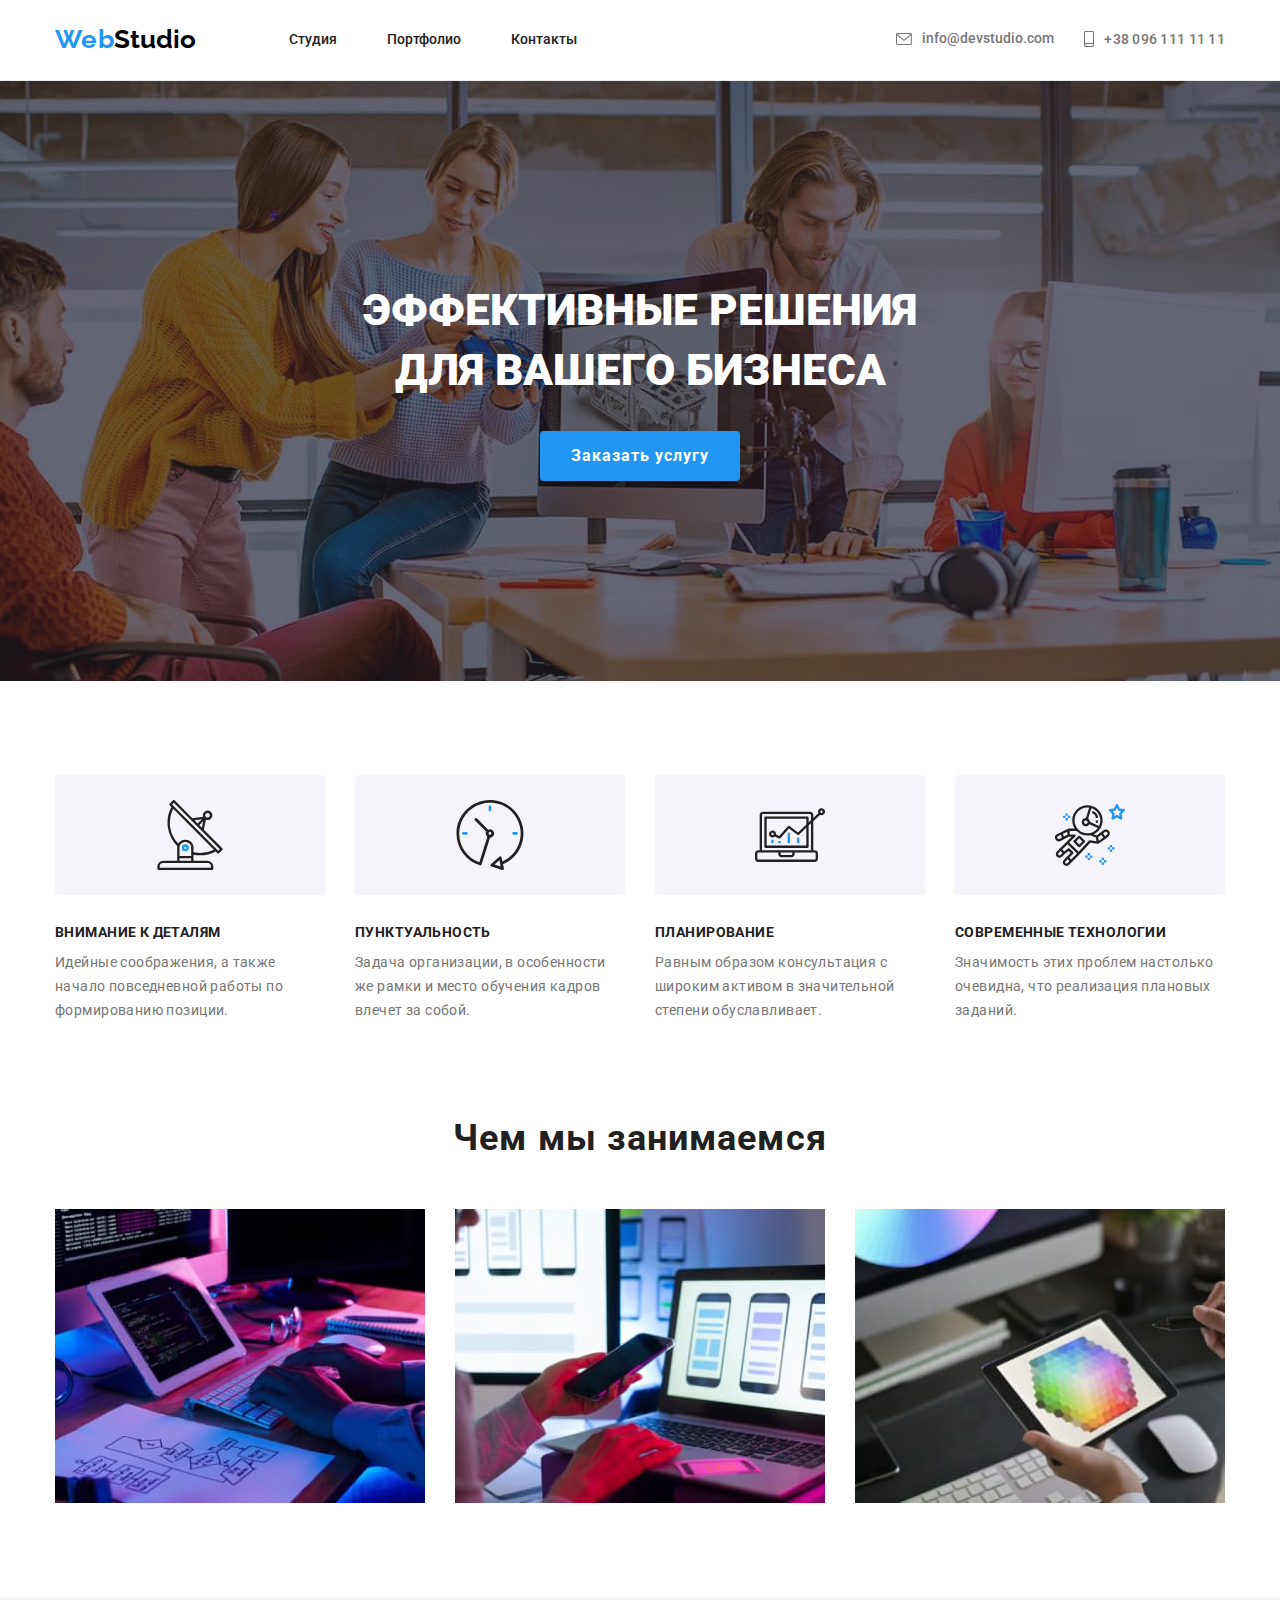
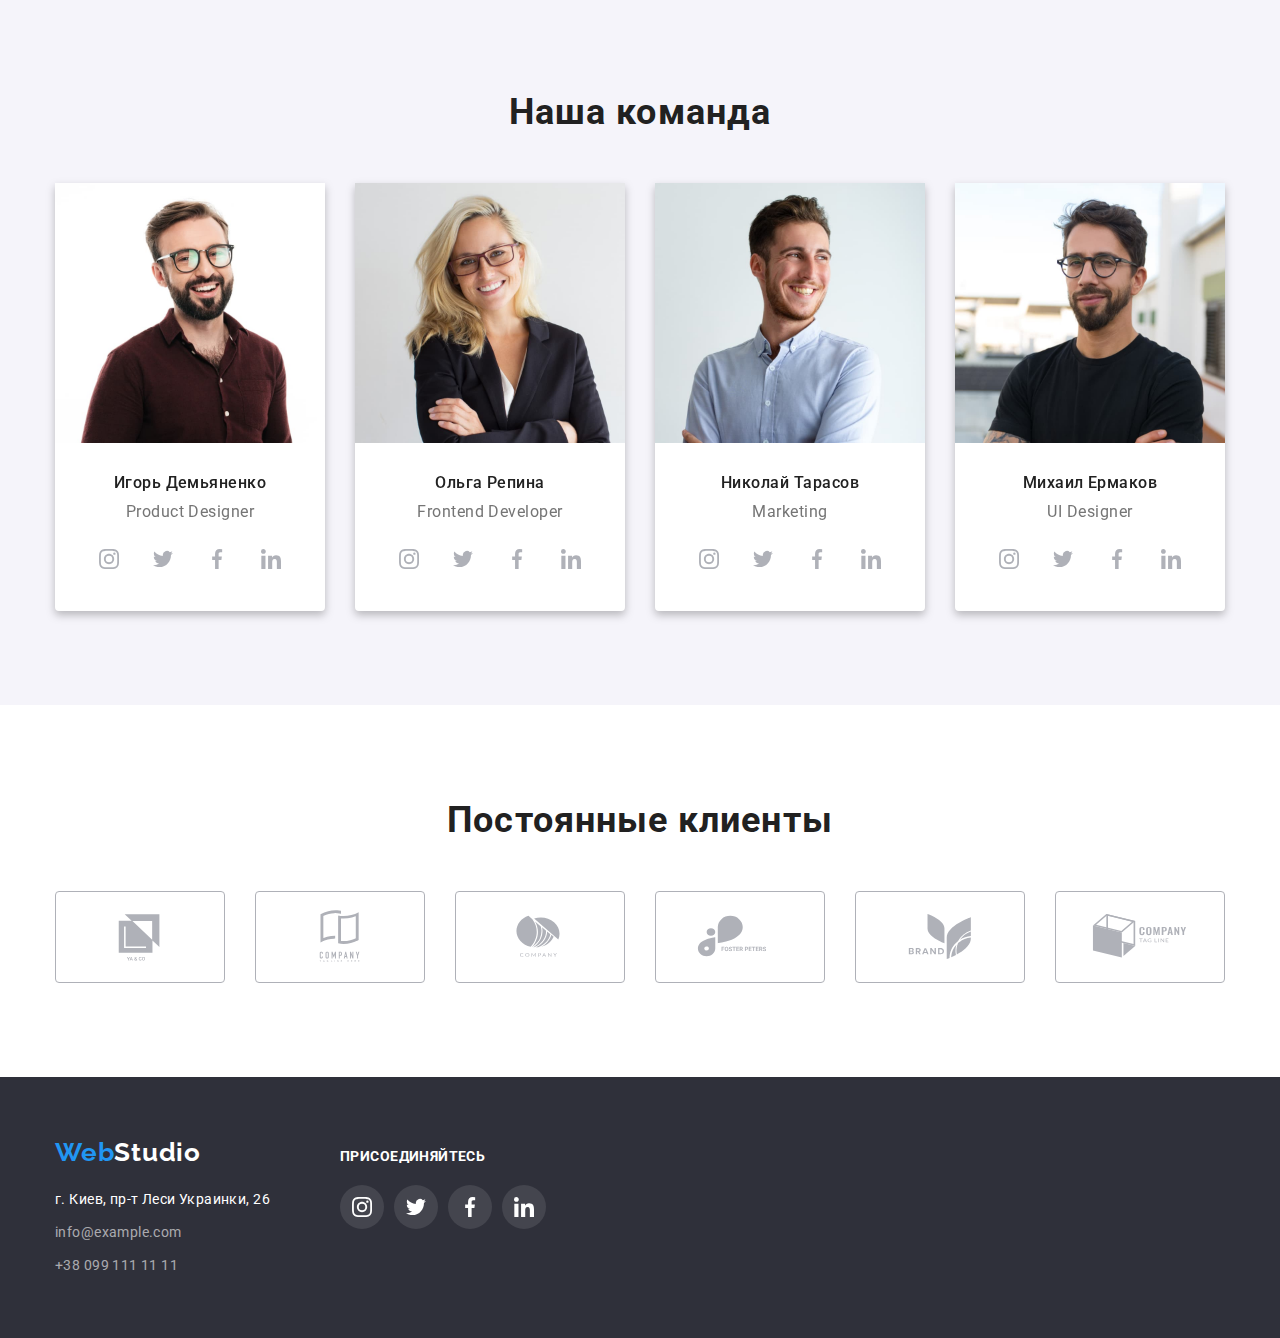
<file: index.html>
<!DOCTYPE html>
<html lang="ru">
<head>
    <meta charset="UTF-8">
    <meta http-equiv="X-UA-Compatible" content="IE=edge">
    <meta name="viewport" content="width=device-width, initial-scale=1.0">
    <title>WebStudio</title>
    <link href="https://fonts.googleapis.com/css2?family=Raleway:wght@700&family=Roboto:wght@400;500;700;900&display=swap" rel="stylesheet">
    <link rel="stylesheet" href="https://cdnjs.cloudflare.com/ajax/libs/modern-normalize/1.1.0/modern-normalize.min.css">
    <link rel="stylesheet" href="./css/styles.css">
</head>

<body>
    <header class="header">
        <div class="container">
                    <a href="" class="header-logo link"><span class="header-logo-web">Web</span>Studio</a>
                    <nav class="header-nav">
                        <ul class="header-list list">
                            <li class="header-item"><a href="" class="header-link link">Студия</a></li>
                            <li class="header-item"><a href="./portfolio.html" class="header-link link">Портфолио</a></li>
                            <li class="header-item"><a href="" class="header-link link">Контакты</a></li>
                        </ul>
                    </nav>
                    <div class="header-contacts">
                        <a href="mailto:info@devstudio.com" class="header-mail link">
                        <svg class="header-mail-icon" width="16" height="12">
                            <use href="./images/icons.svg#icon-envelope"></use>
                        </svg>
                        info@devstudio.com</a>
                        
                        <a href="tel:+380961111111" class="header-tel link">
                            <svg class="header-tel-icon" width="10" height="16">
                                <use href="./images/icons.svg#icon-smartphone"></use>
                            </svg>
                            +38 096 111 11 11</a>
                    </div>
                    

        </div>

    </header>

    <main>

        <section class="main">
            <!--Main-->
            <div class="container">
                <h1 class="main-title">Эффективные решения для вашего бизнеса</h1>
                <button type="button" class="main-btn">Заказать услугу</button>
            </div>
           
        </section>

        <section class="properties">
            <!--properties-->
            <div class="container">
                <ul class="properties-list list">
                    <li class="properties-item">
                        <div class="properties-icon">
                            <svg class="properties-item-icon" width="70" height="70">
                            <use href="./images/icons.svg#icon-antenna"></use>
                            </svg>
                        </div>
                        <h3 class="properties-title">Внимание к деталям</h3>
                        <p class="properties-text">Идейные соображения, а также начало повседневной работы по формированию позиции.</p>
                    </li>
                    <li class="properties-item">
                        <div class="properties-icon"><svg class="properties-item-icon" width="70" height="70">
                            <use href="./images/icons.svg#icon-clock"></use>
                        </svg></div>
                        
                        <h3 class="properties-title">Пунктуальность</h3>
                        <p class="properties-text">Задача организации, в особенности же рамки и место обучения кадров влечет за собой.
                        </p>
                    </li>
                    <li class="properties-item">
                        <div class="properties-icon">
                            <svg class="properties-item-icon" width="70" height="70">
                                <use href="./images/icons.svg#icon-diagram"></use>
                            </svg>
                        </div>
                        
                        <h3 class="properties-title">Планирование</h3>
                        <p class="properties-text">Равным образом консультация с широким активом в значительной степени обуславливает.
                        </p>
                    </li>
                    <li class="properties-item">
                    <div class="properties-icon">
                        <svg class="properties-item-icon" width="70" height="70">
                            <use href="./images/icons.svg#icon-astronaut"></use>
                        </svg>
                    </div>
                        
                        <h3 class="properties-title">Современные технологии</h3>
                        <p class="properties-text">Значимость этих проблем настолько очевидна, что реализация плановых заданий.</p>
                    </li>
                </ul>
            </div>
            
         
        </section>

        <section class="work">
            <!--work-->
            <div class="container">
                <h2 class="work-title">Чем мы занимаемся</h2>
                <ul class="work-list list">
                    <li class="work-item">
                        <img src="./images/img-1.jpg" alt="foto1" width="370" height="294">
                    </li>
                    <li class="work-item">
                        <img src="./images/img-2.jpg" alt="foto2" width="370" height="294">
                    </li>
                    <li class="work-item">
                        <img src="./images/img-3.jpg" alt="foto3" width="370" height="294">
                    </li>
                </ul>
            </div>
            
        </section>

        <section class="team">
             <!--team-->
             <div class="container">
                            <h2 class="team-first-title">Наша команда</h2>
                            <ul class="team-list list">
                                <li class="team-item">
                                    <img src="./images/team-img-1.jpg" alt="Игорь Демьяненко" width="270" height="260">
                                    <div class="team-description">
                                        <h3 class="team-second-title">Игорь Демьяненко</h3>
                                        <p lang="en" class="team-text">Product Designer</p>
                                    </div>
                                    <ul class="team-soc-list list">
                                        <li class="team-soc-item"><a href="" class="team-soc-link link">
                                            <svg class="team-soc-icon" width="20" height="20">
                                                <use href="./images/icons.svg#icon-instagram"></use>
                                            </svg>
                                        </a></li>
                                        <li class="team-soc-item"><a href="" class="team-soc-link link">
                                            <svg class="team-soc-icon" width="20" height="20">
                                                <use href="./images/icons.svg#icon-twitter"></use>
                                            </svg>
                                        </a></li>
                                        <li class="team-soc-item"><a href="" class="team-soc-link link">
                                            <svg class="team-soc-icon" width="20" height="20">
                                                <use href="./images/icons.svg#icon-facebook"></use>
                                            </svg>
                                        </a></li>
                                        <li class="team-soc-item"><a href="" class="team-soc-link link">
                                            <svg class="team-soc-icon" width="20" height="20">
                                                <use href="./images/icons.svg#icon-linkedin"></use>
                                            </svg>
                                        </a></li>
                                    </ul>

                                </li>

                                <li class="team-item">
                                    <img src="./images/team-img-2.jpg" alt="Ольга Репина" width="270" height="260">
                                    <div class="team-description">
                                        <h3 class="team-second-title">Ольга Репина</h3>
                                        <p lang="en" class="team-text">Frontend Developer</p>
                                    </div>
                                    <ul class="team-soc-list list">
                                        <li class="team-soc-item"><a href="" class="team-soc-link link">
                                            <svg class="team-soc-icon" width="20" height="20">
                                                <use href="./images/icons.svg#icon-instagram"></use>
                                            </svg>
                                        </a></li>
                                        <li class="team-soc-item"><a href="" class="team-soc-link link">
                                            <svg class="team-soc-icon" width="20" height="20">
                                                <use href="./images/icons.svg#icon-twitter"></use>
                                            </svg>
                                        </a></li>
                                        <li class="team-soc-item"><a href="" class="team-soc-link link">
                                            <svg class="team-soc-icon" width="20" height="20">
                                                <use href="./images/icons.svg#icon-facebook"></use>
                                            </svg>
                                        </a></li>
                                        <li class="team-soc-item"><a href="" class="team-soc-link link">
                                            <svg class="team-soc-icon" width="20" height="20">
                                                <use href="./images/icons.svg#icon-linkedin"></use>
                                            </svg>
                                        </a></li>
                                    </ul>

                                </li>

                                <li class="team-item">
                                    <img src="./images/team-img-3.jpg" alt="Николай Тарасов" width="270" height="260">
                                    <div class="team-description">
                                        <h3 class="team-second-title">Николай Тарасов</h3>
                                        <p lang="en" class="team-text">Marketing</p>
                                    </div>
                                    <ul class="team-soc-list list">
                                        <li class="team-soc-item"><a href="" class="team-soc-link link">
                                            <svg class="team-soc-icon" width="20" height="20">
                                                <use href="./images/icons.svg#icon-instagram"></use>
                                            </svg>
                                        </a></li>
                                        <li class="team-soc-item"><a href="" class="team-soc-link link">
                                            <svg class="team-soc-icon" width="20" height="20">
                                                <use href="./images/icons.svg#icon-twitter"></use>
                                            </svg>
                                        </a></li>
                                        <li class="team-soc-item"><a href="" class="team-soc-link link">
                                            <svg class="team-soc-icon" width="20" height="20">
                                                <use href="./images/icons.svg#icon-facebook"></use>
                                            </svg>
                                        </a></li>
                                        <li class="team-soc-item"><a href="" class="team-soc-link link">
                                            <svg class="team-soc-icon" width="20" height="20">
                                                <use href="./images/icons.svg#icon-linkedin"></use>
                                            </svg>
                                        </a></li>
                                    </ul>
                                </li>

                                <li class="team-item">
                                    <img src="./images/team-img-4.jpg" alt="Михаил Ермаков" width="270" height="260">
                                    <div class="team-description"><h3 class="team-second-title">Михаил Ермаков</h3>
                                    <p lang="en" class="team-text">UI Designer</p></div>
                                    <ul class="team-soc-list list">
                                        <li class="team-soc-item"><a href="" class="team-soc-link link">
                                            <svg class="team-soc-icon" width="20" height="20">
                                                <use href="./images/icons.svg#icon-instagram"></use>
                                            </svg>
                                        </a></li>
                                        <li class="team-soc-item"><a href="" class="team-soc-link link">
                                            <svg class="team-soc-icon" width="20" height="20">
                                                <use href="./images/icons.svg#icon-twitter"></use>
                                            </svg>
                                        </a></li>
                                        <li class="team-soc-item"><a href="" class="team-soc-link link">
                                            <svg class="team-soc-icon" width="20" height="20">
                                                <use href="./images/icons.svg#icon-facebook"></use>
                                            </svg>
                                        </a></li>
                                        <li class="team-soc-item"><a href="" class="team-soc-link link">
                                            <svg class="team-soc-icon" width="20" height="20">
                                                <use href="./images/icons.svg#icon-linkedin"></use>
                                            </svg>
                                        </a></li>
                                    </ul>
                                </li>
                            </ul>
                      
             </div>

             
        </section>

        <section class="clients">
            <!--clients-->
            <div class="container">
                <h2 class="clients-first-title">Постоянные клиенты</h2>
                <ul class="clients-list list">
                            <li class="clients-item"><a href="" class="clients-link link">
                                    <svg class="clients-item-icon" width="106" height="60">
                                        <use href="./images/icons.svg#icon-group-1"></use>
                                    </svg>
                                </a></li>
                            <li class="clients-item"><a href="" class="clients-link link">
                                    <svg class="clients-item-icon" width="106" height="60">
                                        <use href="./images/icons.svg#icon-group-2"></use>
                                    </svg>
                                </a></li>
                            <li class="clients-item"><a href="" class="clients-link  link">
                                    <svg class="clients-item-icon" width="106" height="60">
                                        <use href="./images/icons.svg#icon-group-3"></use>
                                    </svg>
                                </a></li>
                            <li class="clients-item"><a href="" class="clients-link  link">
                                        <svg class="clients-item-icon" width="106" height="60">
                                            <use href="./images/icons.svg#icon-group-4"></use>
                                        </svg>
                                </a></li>
                            <li class="clients-item"><a href="" class="clients-link  link">
                                    <svg class="clients-item-icon" width="106" height="60">
                                        <use href="./images/icons.svg#icon-group-5"></use>
                                    </svg>
                                </a></li>

                            <li class="clients-item"><a href="" class="clients-link  link">
                                    <svg class="clients-item-icon" width="106" height="60">
                                        <use href="./images/icons.svg#icon-group-6"></use>
                                    </svg>
                                </a></li>
                    </ul>
         
                </ul>
        
            </div>
        
        </section>
                  
    </main>

    <footer class="footer">
        <div class="container">
            <div>
            <a href="" class="footer-logo link"><span class="footer-logo-web">Web</span>Studio</a>
            <address class="contacts">
                <ul class="contacts-list list">
                    <li class="contacts-item ">
                        <a href="" class="contacts-item-link link">г. Киев, пр-т Леси Украинки, 26</a>
                    </li>
                    <li class="contacts-mail">
                        <a href="mailto:" class="contacts-mail-link link">info@example.com</a>
                    </li>
                    <li class="contacts-tel">
                        <a href="tel:+380991111111" class="contacts-tel-link link">+38 099 111 11 11</a>
                    </li>
                </ul>
            </address>
            </div>
            <div class="footer-soc">
                <h3 class="footer-soc-title">присоединяйтесь</h3>
                <ul class="footer-soc-list list">
                    <li class="footer-soc-item"><a href="" class="footer-soc-link link">
                        <svg class="footer-soc-icon" width="20" height="20">
                            <use href="./images/icons.svg#icon-instagram"></use>
                        </svg>
                    </a></li>
                    <li class="footer-soc-item"><a href="" class="footer-soc-link link">
                        <svg class="footer-soc-icon" width="20" height="20">
                            <use href="./images/icons.svg#icon-twitter"></use>
                        </svg>
                    </a></li>
                    <li class="footer-soc-item"><a href="" class="footer-soc-link link">
                        <svg class="footer-soc-icon" width="20" height="20">
                            <use href="./images/icons.svg#icon-facebook"></use>
                        </svg>
                    </a></li>
                    <li class="footer-soc-item"><a href="" class="footer-soc-link link">
                        <svg class="footer-soc-icon" width="20" height="20">
                            <use href="./images/icons.svg#icon-linkedin"></use>
                        </svg>
                    </a></li>
                </ul>
            </div>
        </div>
     
    </footer>


</body>
</html>
</file>
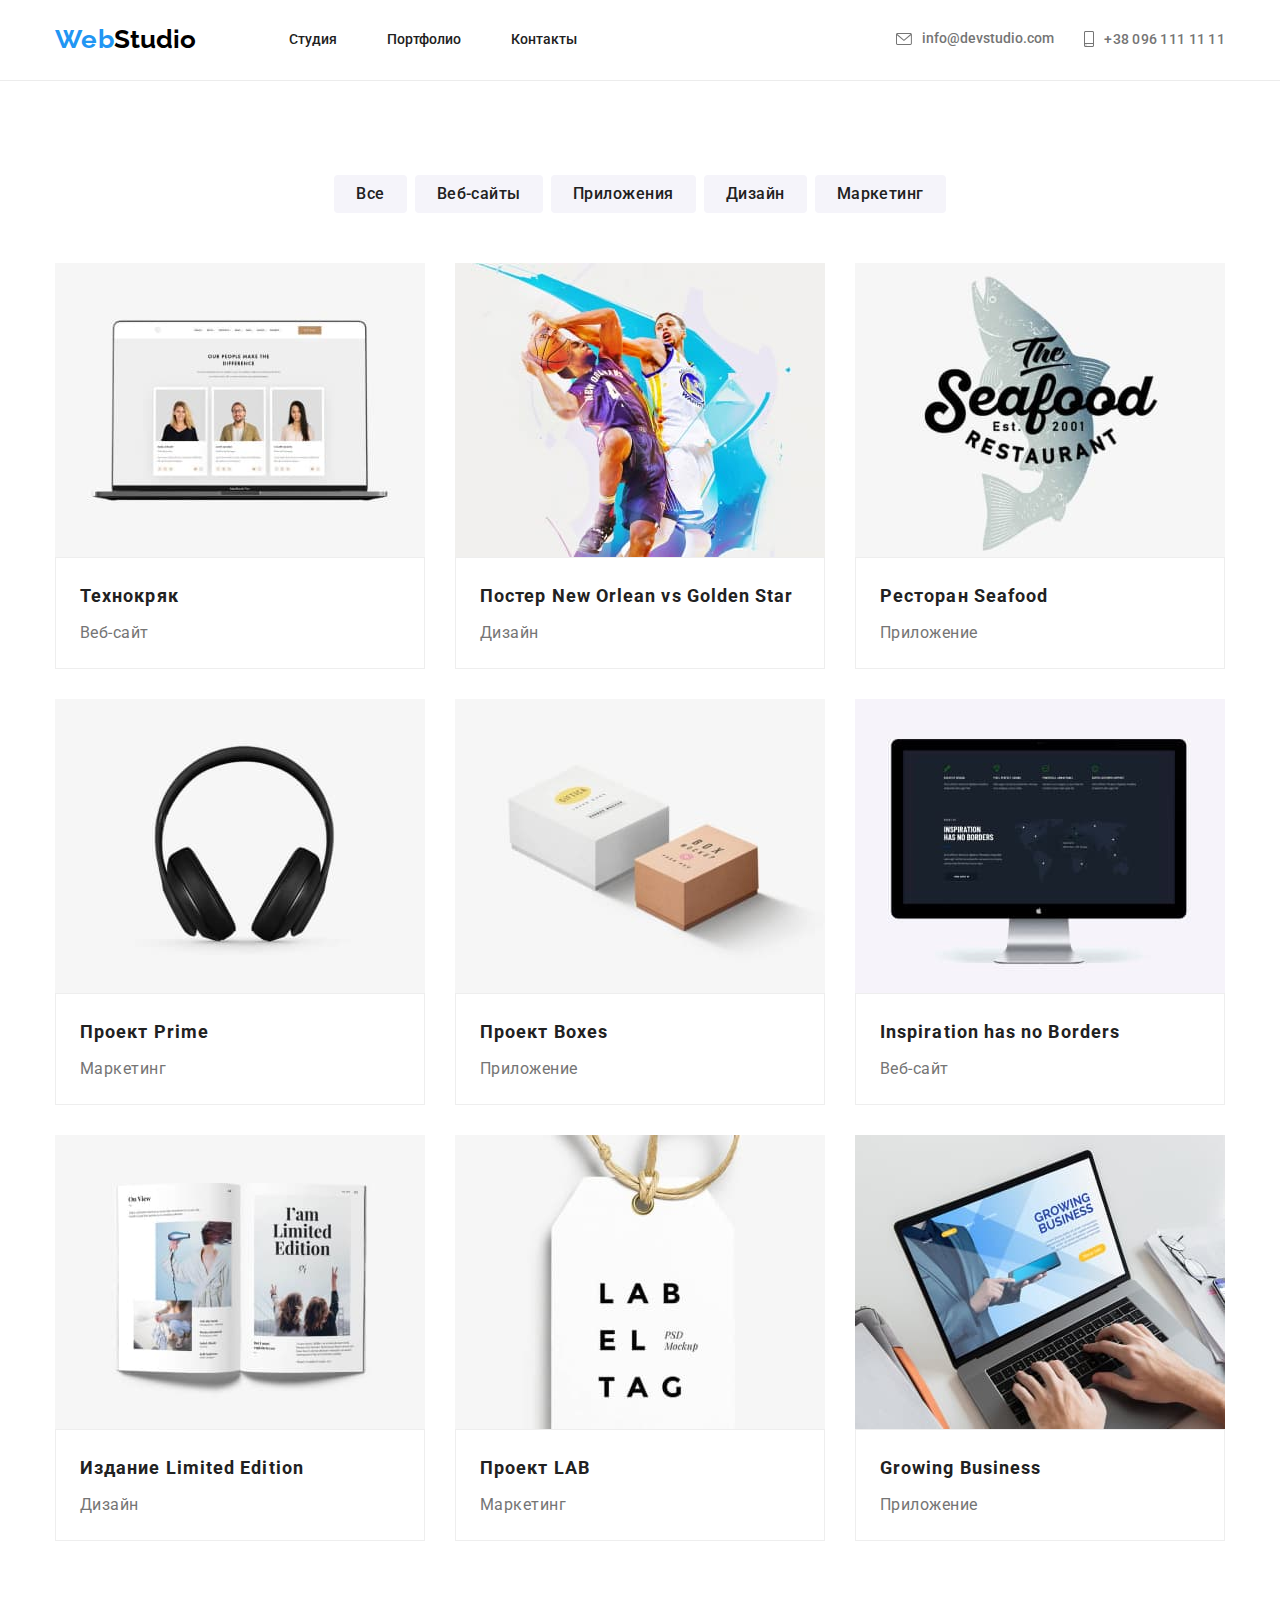
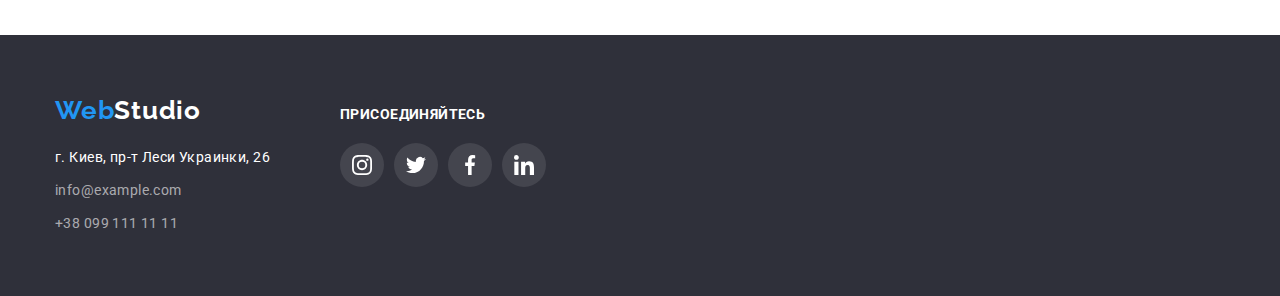
<file: portfolio.html>
<!DOCTYPE html>
<html lang="ru">
<head>
    <meta charset="UTF-8">
    <meta http-equiv="X-UA-Compatible" content="IE=edge">
    <meta name="viewport" content="width=device-width, initial-scale=1.0">
    <title>WebStudio</title>
    <link href="https://fonts.googleapis.com/css2?family=Raleway:wght@700&family=Roboto:wght@400;500;700;900&display=swap" rel="stylesheet">
    <link rel="stylesheet" href="https://cdnjs.cloudflare.com/ajax/libs/modern-normalize/1.1.0/modern-normalize.min.css">
    <link rel="stylesheet" href="./css/styles.css">
</head>

<body>
    <header class="header">
        <div class="container">
            <a href="" class="header-logo link"><span class="header-logo-web">Web</span>Studio</a>
            <nav class="header-nav">
                <ul class="header-list list">
                    <li class="header-item"><a href="./index.html" class="header-link link">Студия</a></li>
                    <li class="header-item"><a href="" class="header-link link">Портфолио</a></li>
                    <li class="header-item"><a href="" class="header-link link">Контакты</a></li>
                </ul>
            </nav>
    
        <div class="header-contacts">
            <a href="mailto:info@devstudio.com" class="header-mail link">
                <svg class="header-mail-icon" width="16" height="12">
                    <use href="./images/icons.svg#icon-envelope"></use>
                </svg>
                info@devstudio.com</a>
        
            <a href="tel:+380961111111" class="header-tel link">
                <svg class="header-tel-icon" width="10" height="16">
                    <use href="./images/icons.svg#icon-smartphone"></use>
                </svg>
                +38 096 111 11 11</a>
        </div>
    
        </div>
    
    </header>

    <main>
         <!--Filteres-->

         <section class="portfolio">
             <div class="container filters">
                <ul class="potfolio-filters-list list">
                    <li class="portfolio-filter-item"><button type="button" class="portfolio-filter-btn">Все</button></li>
                    <li class="portfolio-filter-item"><button type="button" class="portfolio-filter-btn">Веб-сайты</button></li>
                    <li class="portfolio-filter-item"><button type="button" class="portfolio-filter-btn">Приложения</button></li>
                    <li class="portfolio-filter-item"><button type="button" class="portfolio-filter-btn">Дизайн</button></li>
                    <li class="portfolio-filter-item"><button type="button" class="portfolio-filter-btn">Маркетинг</button></li>
                </ul>
             </div>
            
        
             
        
          <!--Projects-->
             <div class="container">
                 <ul class="projects-list list">
                <li class="project-item">
                    <img src="./images/project01.jpg" alt="Project1" width="370" height="294">
                    <div class="project-item-border">
                        <h3 class="project-title">Технокряк</h3>
                        <p class="projects-text">Веб-сайт</p>
                    </div>
                </li>

                <li class="project-item">
                    <img src="./images/project02.jpg" alt="Project2" width="370" height="294">
                    <div class="project-item-border">
                        <h3 class="project-title" lang="en">Постер New Orlean vs Golden Star</h3>
                        <p class="projects-text">Дизайн</p>
                    </div>   
                </li>

                <li class="project-item">
                    <img src="./images/project03.jpg" alt="Project3" width="370" height="294">
                    <div class="project-item-border">
                        <h3 class="project-title" lang="en">Ресторан Seafood</h3>
                        <p class="projects-text">Приложение</p>
                    </div>   
                </li>

                <li class="project-item">
                    <img src="./images/project04.jpg" alt="Project4" width="370" height="294">
                    <div class="project-item-border">
                        <h3 class="project-title" lang="en">Проект Prime</h3>
                        <p class="projects-text">Маркетинг</p>
                    </div>   
                </li>

                <li class="project-item">
                    <img src="./images/project05.jpg" alt="Project1" width="370" height="294">
                    <div class="project-item-border">
                        <h3 class="project-title" lang="en">Проект Boxes</h3>
                        <p class="projects-text">Приложение</p>
                    </div>
                 </li>

                <li class="project-item">
                    <img src="./images/project06.jpg" alt="Project2" width="370" height="294">
                    <div class="project-item-border">
                        <h3 class="project-title" lang="en">Inspiration has no Borders</h3>
                        <p class="projects-text">Веб-сайт</p>
                    </div>
                </li>

                <li class="project-item">
                    <img src="./images/project07.jpg" alt="Project3" width="370" height="294">
                    <div class="project-item-border">
                        <h3 class="project-title" lang="en">Издание Limited Edition</h3>
                        <p class="projects-text">Дизайн</p>
                    </div>
                    
                </li>
                <li class="project-item">
                    <img src="./images/project08.jpg" alt="Project4" width="370" height="294">
                    <div class="project-item-border">
                        <h3 class="project-title" lang="en">Проект LAB</h3>
                        <p class="projects-text">Маркетинг</p>
                    </div> 
                </li>

                <li class="project-item">
                    <img src="./images/project09.jpg" alt="Project4" width="370" height="294">
                    <div class="project-item-border">
                        <h3 class="project-title" lang="en">Growing Business</h3>
                        <p class="projects-text">Приложение</p>
                    </div>    
                </li>

            </ul></div>
    
          </section>

                  
    </main>

<footer class="footer">
    <div class="container">
        <div>
            <a href="" class="footer-logo link"><span class="footer-logo-web">Web</span>Studio</a>
            <address class="contacts">
                <ul class="contacts-list list">
                    <li class="contacts-item ">
                        <a href="" class="contacts-item-link link">г. Киев, пр-т Леси Украинки, 26</a>
                    </li>
                    <li class="contacts-mail">
                        <a href="mailto:" class="contacts-mail-link link">info@example.com</a>
                    </li>
                    <li class="contacts-tel">
                        <a href="tel:+380991111111" class="contacts-tel-link link">+38 099 111 11 11</a>
                    </li>
                </ul>
            </address>
        </div>
        <div class="footer-soc">
            <h3 class="footer-soc-title">присоединяйтесь</h3>
            <ul class="footer-soc-list list">
                <li class="footer-soc-item"><a href="" class="footer-soc-link link">
                        <svg class="footer-soc-icon" width="20" height="20">
                            <use href="./images/icons.svg#icon-instagram"></use>
                        </svg>
                    </a></li>
                <li class="footer-soc-item"><a href="" class="footer-soc-link link">
                        <svg class="footer-soc-icon" width="20" height="20">
                            <use href="./images/icons.svg#icon-twitter"></use>
                        </svg>
                    </a></li>
                <li class="footer-soc-item"><a href="" class="footer-soc-link link">
                        <svg class="footer-soc-icon" width="20" height="20">
                            <use href="./images/icons.svg#icon-facebook"></use>
                        </svg>
                    </a></li>
                <li class="footer-soc-item"><a href="" class="footer-soc-link link">
                        <svg class="footer-soc-icon" width="20" height="20">
                            <use href="./images/icons.svg#icon-linkedin"></use>
                        </svg>
                    </a></li>
            </ul>
        </div>
    </div>

</footer>



</body>
</html>
</file>
<file: css/styles.css>
:root {
    --header-color: #212121;
    --main-title-color: #ffffff;
    --second-title-color: #757575;
    --typical-padding: 94px;
}

p,h1,h2,h3,h4,h5,h6 {
    margin: 0;
}

ul {
    margin: 0;
    padding: 0;
}

img {
    display: block;
    max-width: 100%;
    height: auto;
}

body {
    font-family: "Roboto", sans-serif;
    color: #ffffff;
}

.list {
    padding: 0;
    margin: 0;
    list-style: none;
}

.link {
    text-decoration: none;
}

.container {
    width: 1200px;
    padding-left: 15px;
    padding-right: 15px;
    margin: 0 auto;
    
}
/*----------header----------*/
.header {
    padding-top: 24px;
    padding-bottom: 25px;
    border-bottom: 1px solid #ECECEC; 
}

.header .container {
    display: flex;
    align-items: center;   
}

.header-logo {
    font-family: 'Raleway';
    font-weight: 700;
    font-size: 26px;
    line-height: 1.19;
    color: #000000; 
    /* text-shadow: 0px 4px 4px rgba(0, 0, 0, 0.25), 0px 4px 4px rgba(0, 0, 0, 0.25); */
    margin-right: 93px;
}

.header-logo-web {
    font-family: 'Raleway';
    font-style: normal;
    font-weight: 700;
    font-size: 26px;
    line-height: 1.19;
    letter-spacing: 0.03em;
    color: #2196F3;
}


.header-list {
    display: flex;
    align-items: center;
    
}

.header-item:not(:last-child) {
    margin-right: 50px;
}

.header-contacts {
    margin: 0;
    margin-left: auto;
    display: flex;
    
}

.header-link {
    font-weight: 500;
    font-size: 14px;
    line-height: 1.14;
    color: var(--header-color); 
    
}

.header-link:hover, 
.header-link:focus {
    color: #2196F3;
}

.header-mail {
    font-weight: 500;
    font-size: 14px;
    line-height: 1.14;  
    color: var(--second-title-color);
    display: flex;
    align-items: center;
    
         
}

.header-mail:hover,
.header-mail:focus {
    color: #2196F3;
}

.header-tel {
    font-weight: 500;
    font-size: 14px;
    line-height: 16px;
    letter-spacing: 0.02em;
    color: var(--second-title-color);
    margin-left: 30px;
    display: flex;
    align-items: center;
    
}

.header-tel:hover,
.header-tel:focus {
    color: #2196F3;
}

.header-mail-icon {
    margin-right: 10px;
    fill: currentColor;
   
    
}
.header-tel-icon {
    margin-right: 10px;
    fill: currentColor;
    
 
}
/*----------main----------*/
.main {
    max-width: 1600px;
    min-height: 600px;
    margin-left: auto;
    margin-right: auto;
    background-color: #2F303A;
    background-image: linear-gradient(
        rgba(47, 48, 58, 0.4),
        rgba(47, 48, 58, 0.4)
    ), url(../images/main-img.jpg);
    background-repeat: no-repeat;
    background-position: center;
    background-size: cover;
    text-align: center;
    padding-top: 200px;
    padding-bottom: 200px;
 
}

.main-title {

    margin-top: 0;
    margin-bottom: 30px;
    margin-right: auto;
    margin-left: auto;
    padding-left: 40px;
    padding-right: 40px;
    font-weight: 900;
    font-size: 44px;
    line-height: 1.36;
    text-transform: uppercase;
    max-width: 696px;
    text-align: center; 
    
}

.main-btn {
    font-family: 'Roboto';
    font-weight: 700;
    font-size: 16px;
    line-height: 1.88;
    letter-spacing: 0.06em;
    color: #FFFFFF;
    cursor: pointer;
    background-color:#2196F3;
    min-width: 200px;
    height: 50px;
    box-shadow: 0px 4px 4px rgba(0, 0, 0, 0.15);
    border-radius: 4px;
    align-items: center;
    border: 0;  
}

/*----------pproperties----------*/
.properties {
    padding-top: var(--typical-padding);
    padding-bottom: 0;   
}

.properties-list {
    padding: 0;
    display: flex;
}

.properties-title {
    font-weight: 700;
    font-size: 14px;
    line-height: 1.14;
    letter-spacing: 0.03em;
    text-transform: uppercase;
    color: var(--header-color);
    margin-bottom: 10px;
}

.properties-text {
    font-weight: 400;
    font-size: 14px;
    line-height: 1.71;
    letter-spacing: 0.03em;
    color: var(--second-title-color);  
}

.properties-item {
    width: 270px;
}

.properties-item:not(:last-child) {
    margin-right: 30px;  
}

.properties-icon {
    width: 270px;
    height: 120px;
    display: flex;
    margin-bottom: 30px;
    justify-content: center;
    align-items: center;
    border-radius: 4px;
    background-color: #F5F4FA;
}
/*----------work----------*/

.work {

    padding-top: var(--typical-padding);
    padding-bottom: var(--typical-padding);
}


.work-title {
    font-weight: 700;
    font-size: 36px;
    line-height: 1.17;
    text-align: center;
    letter-spacing: 0.03em;
    color: var(--header-color);
    margin-bottom: 50px;
}

.work-list {
    display: flex;
}

.work-item + .work-item {
    margin-left: 30px;
}


/*----------team----------*/
.team {
  
    padding-top: var(--typical-padding);
    padding-bottom: var(--typical-padding);
    background-color: #F5F4FA;
    /* max-width: 1600px;
    min-height: 600px; */
}

.team-first-title {
    font-weight: 700;
    font-size: 36px;
    line-height: 1.17;
    text-align: center;
    letter-spacing: 0.03em;
    color: var(--header-color);
    margin-bottom: 50px;
}

.team-list {
    
    display: flex;
}

.team-second-title {
    font-weight: 500;
    font-size: 16px;
    line-height: 1.19;
    letter-spacing: 0.03em;
    color: var(--header-color);
    text-align: center;
    margin-bottom: 10px;
}

.team-text {
    font-size: 16px;
    line-height: 1.19;
    letter-spacing: 0.03em;
    color: var(--second-title-color);
    text-align: center;
    /* margin-bottom: 16px; */
}

.team-description {
    padding-top: 30px;
    padding-bottom: 16px;

}
    
.team-item + .team-item {
    margin-left: 30px;
}
.team-item {
    background-color: var(--main-title-color);
    padding-bottom: 30px;
    filter: drop-shadow(0px 4px 4px rgba(0, 0, 0, 0.25));
    border-radius: 0px 0px 4px 4px;
}
.team-soc-list {
    display: flex;
    justify-content: center;
}

.team-soc-item {
    width: 44px;
    height: 44px;
    margin-left: 10px;
}
.team-soc-item:first-child {
    margin-left: 0;
}

.team-soc-link {
    display: flex;
    align-items: center;
    justify-content: center;
    width: 100%;
    height: 100%;
    border-radius: 50%;
    cursor: pointer;

}

.team-soc-icon {
    fill: #AFB1B8;
}

.team-soc-link:hover,
.team-soc-link:focus {
    
    background-color: #2196F3;
}
.team-soc-link:hover .team-soc-icon,
.team-soc-link:focus .team-soc-icon{
    fill: #FFFFFF;
    background-color: #2196F3;
}
/*----------clients----------*/

.clients {
    padding-top: var(--typical-padding);
    padding-bottom: var(--typical-padding);
}

.clients-first-title {
    font-weight: 700;
    font-size: 36px;
    line-height: 1.17;
    text-align: center;
    letter-spacing: 0.03em;
    color: var(--header-color);
    margin-bottom: 50px;
}


.clients-list {
    display: flex;
    justify-content: center;
}

.clients-item {
    width: 170px;
    height: 92px;
    margin-left: 30px;
    
    
}

.clients-item:first-child {
    margin-left: 0;
}

.clients-link {
    display: flex;
    align-items: center;
    justify-content: center;
    width: 170px;
    height: 92px;
    
    background-color: var(--main-title-color);
    fill:#AFB1B8;
    border: 1px solid #AFB1B8;
    border-radius: 4px;

}

.clients-icon {
    fill: #ffffff;
}

.clients-link:hover,
.clients-link:focus {
    border-color: #2196F3;
    fill: #2196F3;
}

.clients-link:hover .clients-icon,
.clients-link:focus .clients-icon {
    border-color: #2196F3;
    fill: #2196F3;
}


/*----------footer----------*/

.footer {
    background-color: #2F303A;
    padding-top: 60px;
    padding-bottom: 60px;
    display: flex;
}

.footer .container {
    display: flex;
    align-items: baseline;
}


.footer-logo {
    font-family: 'Raleway';
    font-style: normal;
    font-weight: 700;
    font-size: 26px;
    line-height: 1.19;
    letter-spacing: 0.03em;
    color: #FFFFFF;
}

.footer-logo-web {
    font-family: 'Raleway';
    font-style: normal;
    font-weight: 700;
    font-size: 26px;
    line-height: 1.19;
    letter-spacing: 0.03em;
    color: #2196F3;
}

.contacts {
    margin-top: 20px;
    margin-right: 70px;
    
}

.contacts-item-link {
    font-style: normal;
    font-size: 14px;
    line-height: 1.71;
    letter-spacing: 0.03em;
    color: #FFFFFF;
}
.contacts-mail{
    margin-top: 9px;

}

.contacts-mail-link {
    font-style: normal;
    font-size: 14px;
    line-height: 1.71;
    letter-spacing: 0.03em;
    color: rgba(255, 255, 255, 0.6);
    
}

.contacts-tel {
    margin-top: 9px;

}

.contacts-tel-link {
    font-style: normal;
    font-size: 14px;
    line-height: 1.71;
    letter-spacing: 0.03em;
    color: rgba(255, 255, 255, 0.6);
    
}

  .contacts-item-link:hover,
  .contacts-item-link:focus {
    color: #2196F3;
}

  .contacts-mail-link:hover,
  .contacts-mail-link:focus {
    color: #2196F3;
}

  .contacts-tel-link:hover,
  .contacts-tel-link:focus {
      color: #2196F3;
  }

/* .footer-soc {
    padding-top: 72px;
    padding-bottom: 100px;
} */

.footer-soc-title {
    font-weight: 700;
    font-size: 14px;
    line-height: 1.14;
    letter-spacing: 0.03em;
    text-transform: uppercase;
    color: var(--main-title-color);
    margin-bottom: 20px;
}
.footer-soc-list {
    display: flex;
    justify-content: center;
}

.footer-soc-item {
    width: 44px;
    height: 44px;
    margin-left: 10px;
}

.footer-soc-item:first-child {
    margin-left: 0;
}

.footer-soc-link {
    display: flex;
    align-items: center;
    justify-content: center;
    width: 100%;
    height: 100%;
    border-radius: 50%;

    cursor: pointer;
    background-color: rgba(255, 255, 255, 0.1)
    

}

.footer-soc-icon {
    fill: #FFFFFF;
    
}

.footer-soc-link:hover,
.footer-soc-link:focus {

    background-color: #2196F3;
}

.footer-soc-link:hover .footer-soc-icon,
.footer-soc-link:focus .footer-soc-icon {
    fill: #FFFFFF;
    background-color: #2196F3;
}


  /*----------PORTFOLIO----------*/

    .portfolio {
      padding-top: var(--typical-padding);
      padding-bottom: var(--typical-padding);
  }
   
    .potfolio-filters-list {
        display: flex;
        margin-bottom: 50px;
        justify-content: center;   
    }

    .portfolio-filter-item +.portfolio-filter-item {
        margin-left: 8px;
    }

    .portfolio-filter-btn {
        font-family: inherit;
        font-style: normal;
        font-weight: 500;
        font-size: 16px;
        line-height: 1.62;
        letter-spacing: 0.03em;
        background-color: #F5F4FA;
        color: #212121;
        cursor: pointer;
        padding: 6px 22px 6px 22px;
        border-radius: 4px;
        border: 0;
    }

    .portfolio-filter-btn:hover,
    .portfolio-filter-btn:focus {
        background-color: #2196F3;
        color: #FFFFFF;
        box-shadow: 0px 3px 1px rgba(0, 0, 0, 0.1),
        0px 1px 2px rgba(0, 0, 0, 0.08),
        0px 2px 2px rgba(0, 0, 0, 0.12);
    }

    .projects-list  {
        display: flex;
        flex-wrap: wrap;
        margin: 0 auto;
        padding: 0 auto;
        margin-left: -30px;
        margin-top: -30px;  
    }

    .project-item {
        flex-basis: calc(100% / 3 - 30px);
        margin-left: 30px;
        margin-top: 30px;
        max-width: 370px;   
        cursor: pointer;
    }
    .project-item:hover,
    .project-item:hover {
        box-shadow: 0px 1px 1px rgba(0, 0, 0, 0.12),
        0px 4px 4px rgba(0, 0, 0, 0.06),
        1px 4px 6px rgba(0, 0, 0, 0.16);
    }



     .project-title {
    font-style: normal;
    font-weight: 700;
    font-size: 18px;
    line-height: 2.0;
    letter-spacing: 0.06em;
    color: #212121;
    margin-bottom: 4px;
    }

    .projects-text {
    font-size: 16px;
    line-height: 1.88;
    letter-spacing: 0.03em;
    color: #757575;
     }

    .project-item-border  {

        border: 1px solid #EEEEEE;
        padding: 20px 24px;
    }
</file>
